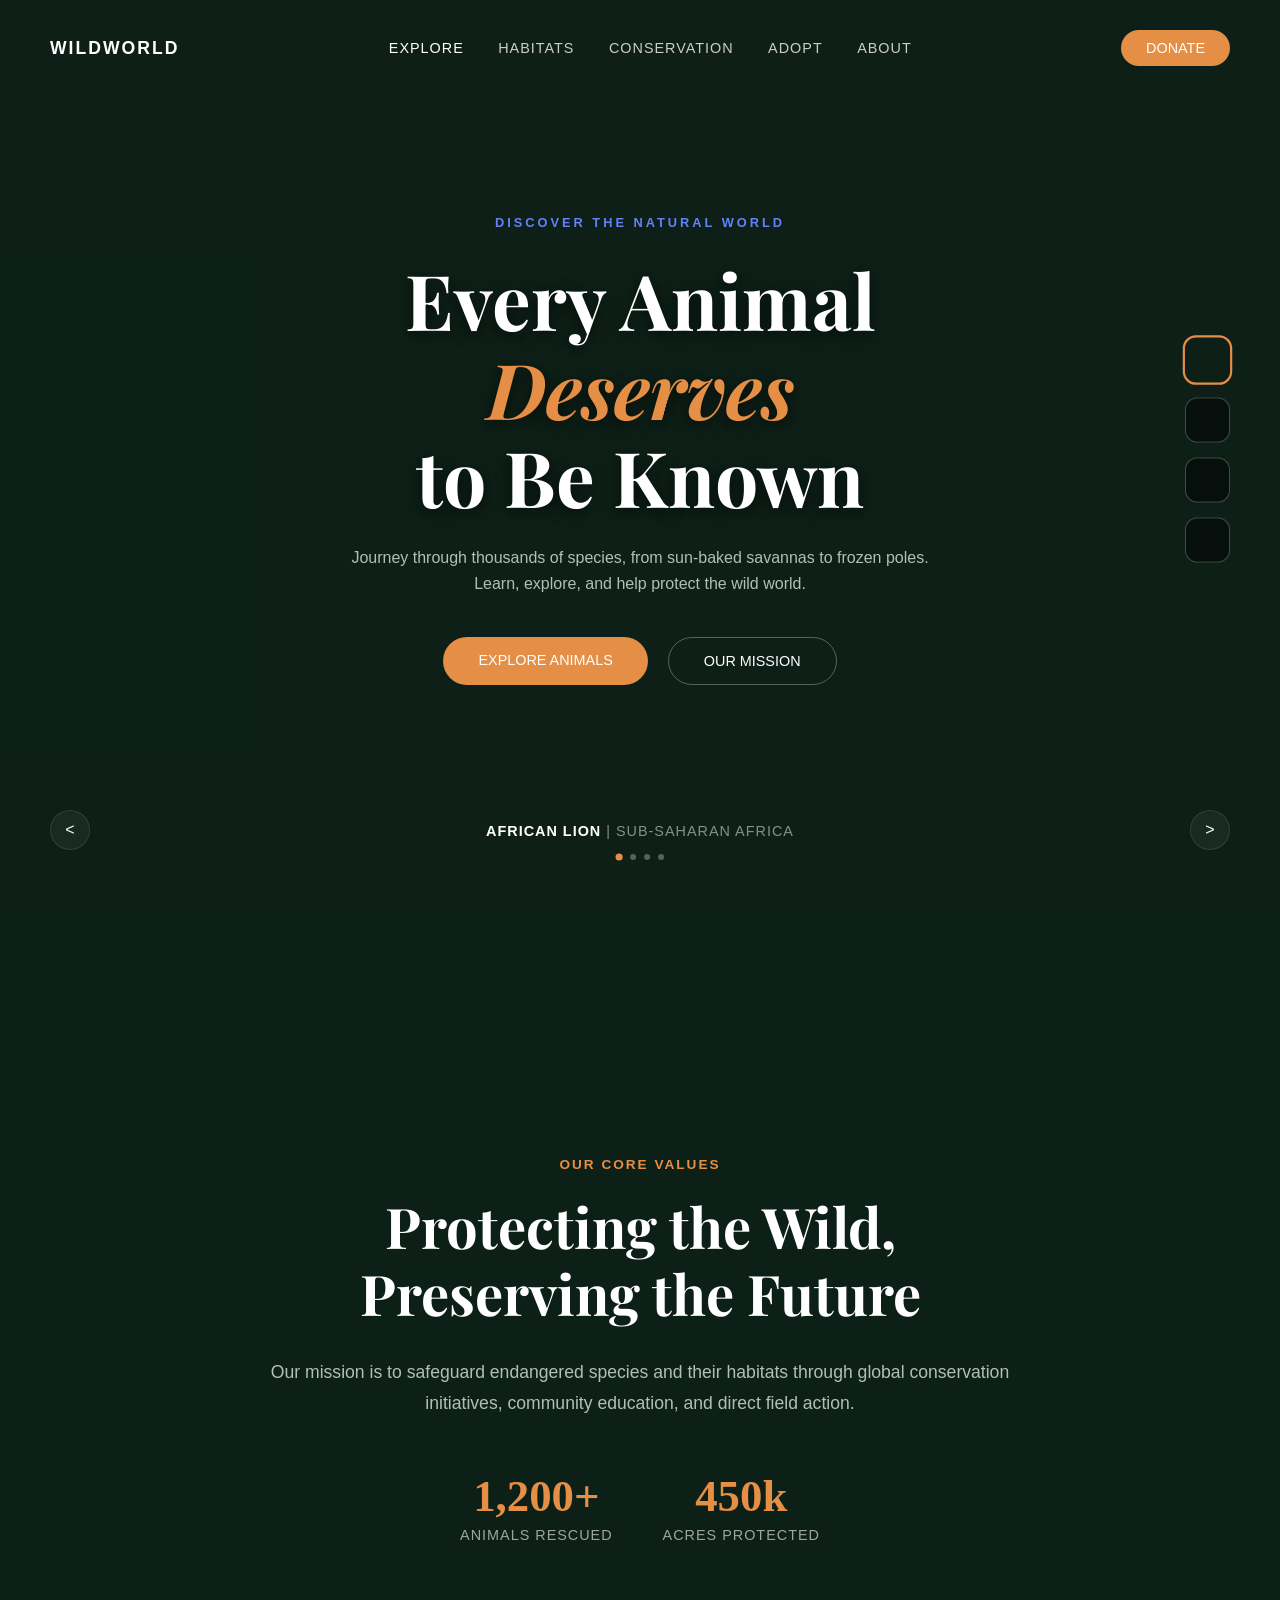
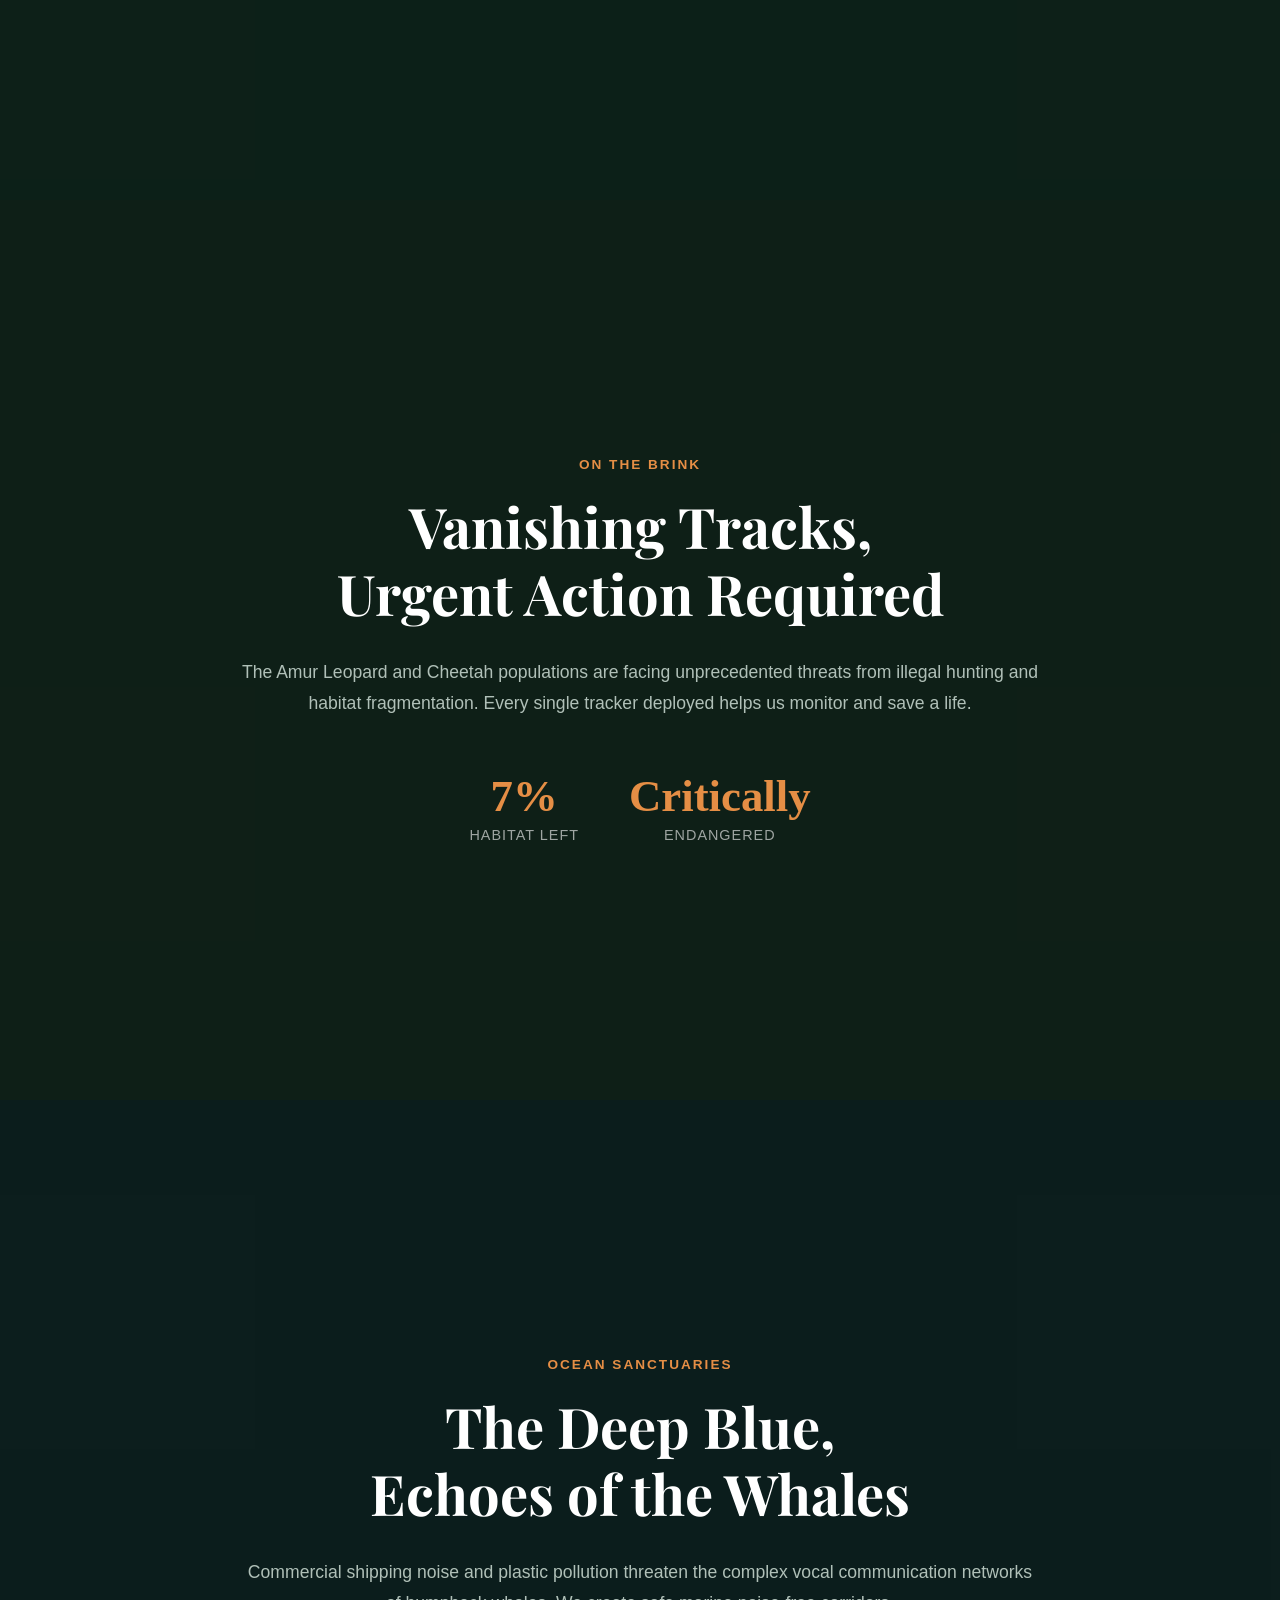
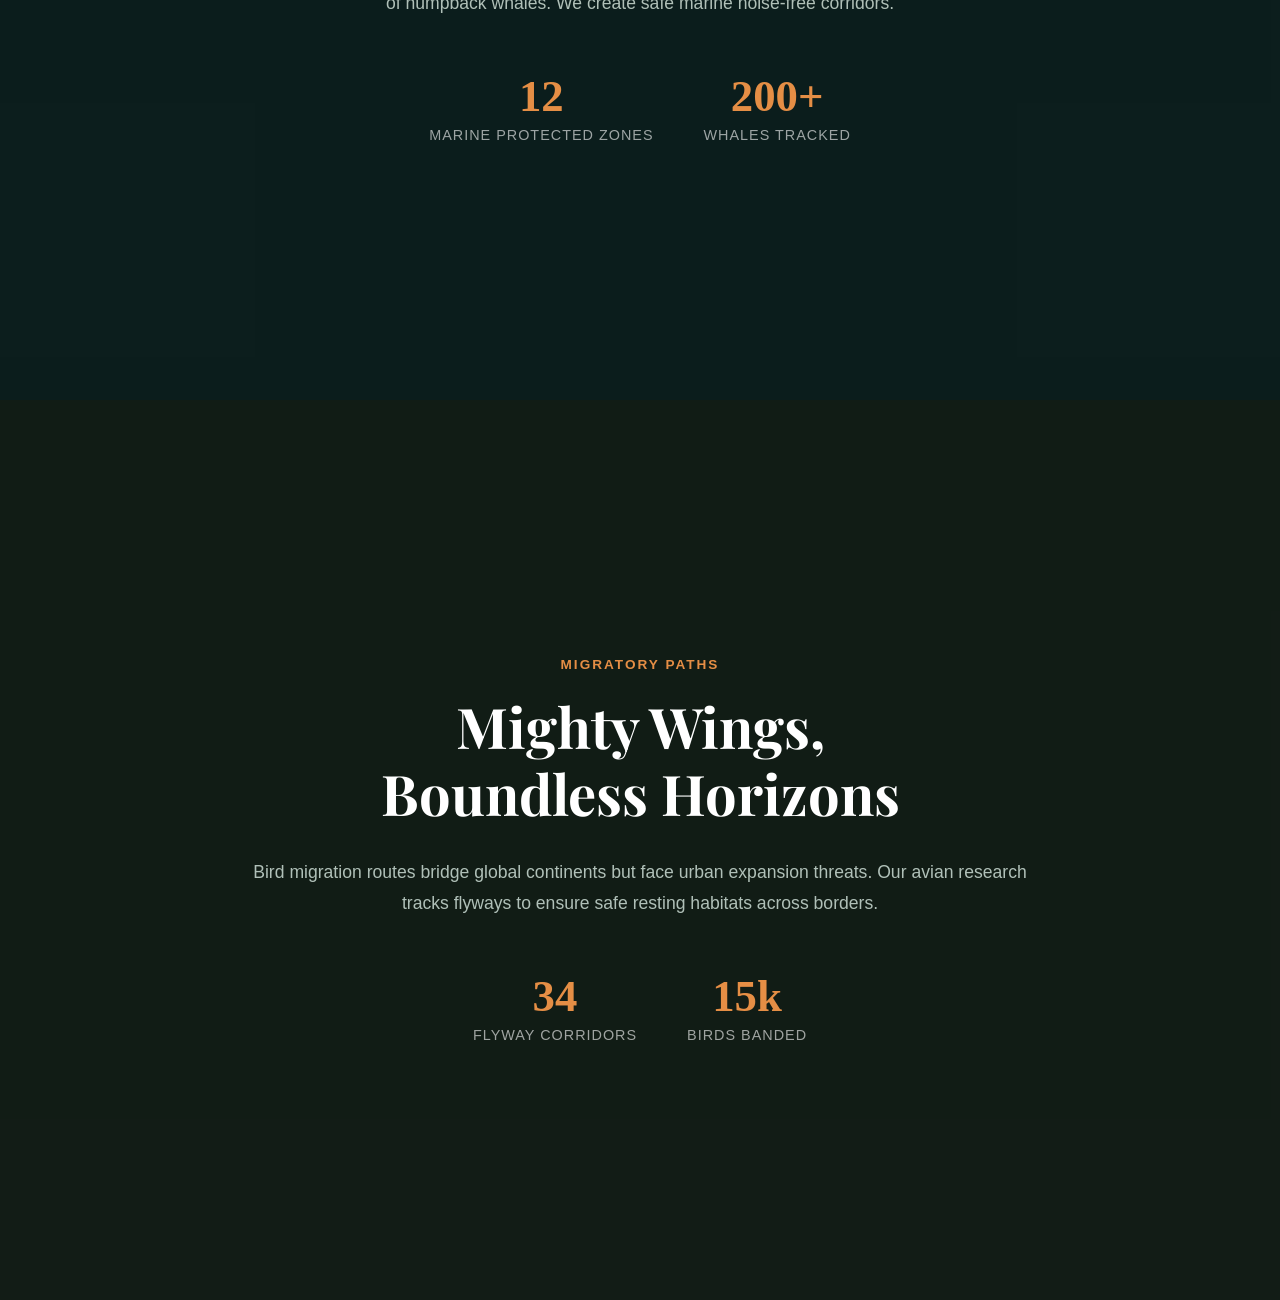
<file: index.html>
<!DOCTYPE html>
<html lang="zh-HK">
<head>
    <meta charset="UTF-8">
    <meta name="viewport" content="width=device-width, initial-scale=1.0">
    <title>Wildworld - Home</title>
    <!-- 引入高質感襯線字體與內文字體 -->
<link rel="preconnect" href="https://fonts.googleapis.com">
<link rel="preconnect" href="https://fonts.gstatic.com" crossorigin>
<link href="https://fonts.googleapis.com/css2?family=Playfair+Display:ital,wght@0,700;1,700&display=swap" rel="stylesheet">    

    <!-- 這裡將會放入步驟 2 的 CSS 樣式 -->
    <link rel="stylesheet" href="style.css">
</head>
<body id="top">

    <!-- 頂部選單 -->
    <header>
        <div class="logo">WILDWORLD</div>
        <nav>
            <a href="#" class="active">Explore</a>
        <!-- 🛠️ 核心串聯：這裡加上檔名，點擊時才能跳去新網頁 -->
        <a href="habitats.html">Habitats</a>
        <a href="conservation.html">Conservation</a>
        <a href="adopt.html">Adopt</a>
        <a href="about.html">About</a>
        </nav>
        <a href="#" class="btn-donate">DONATE</a>
    </header>

    <div class="hero">
        <!-- 第 1 張：獅子 -->
        <div class="slide active">
            <div class="slide-bg" style="background-image: url('https://wallpapers.com/images/featured/lion-hrje02z5tlevvwvb.jpg')"></div>
            <div class="slide-content">
                <p class="tagline">Discover the natural world</p>
                <h1 class="title">Every Animal<br><em>Deserves</em><br>to Be Known</h1>
                <p class="description">Journey through thousands of species, from sun-baked savannas to frozen poles. Learn, explore, and help protect the wild world.</p>
                <div class="cta-group">
                    <a href="https://wikipedia.org" class="btn-primary explore-link" target="_blank">EXPLORE ANIMALS</a>
                    <a href="#mission-section" class="btn-secondary">OUR MISSION</a>
                </div>
            </div>
        </div>

        <!-- 第 2 張：獵豹 -->
        <div class="slide">
            <div class="slide-bg" style="background-image: url('https://www.10wallpaper.com/wallpaper/1366x768/1310/Cheetah_on_the_prairie-Animal_World_Wallpaper_1366x768.jpg')"></div>
            <div class="slide-content">
                <p class="tagline">Protect the vanishing</p>
                <h1 class="title">Wild Beauty<br><em>Vanishing</em><br>Before Our Eyes</h1>
                <p class="description">Act now before their tracks vanish from the earth forever. Every second counts in our race against extinction.</p>
                <div class="cta-group">
                    <a href="https://en.wikipedia.org/wiki/Amur_leopard" class="btn-primary explore-link" class="btn-primary explore-link" target="_blank">EXPLORE ANIMALS</a>
                    <!-- 【已修正】：這裡精準連向 #species-section -->
                    <a href="#species-section" class="btn-secondary">SPECIES AT RISK</a>
                </div>
            </div>
        </div>

        <!-- 第 3 張：海洋 -->
        <div class="slide">
            <div class="slide-bg" style="background-image: url('https://www.popsci.com/wp-content/uploads/2025/05/humpback-whale-calf.png?quality=85&w=2000')"></div>
            <div class="slide-content">
                <p class="tagline">Dive into the deep blue</p>
                <h1 class="title">The Ocean<br><em>Sings</em><br>with Their Voice</h1>
                <p class="description">From the smallest coral to the great blue whale, discover the melodies of our oceans and protect marine sanctuaries.</p>
                <div class="cta-group">
                    <a href="https://en.wikipedia.org/wiki/Humpback_whale" class="btn-primary explore-link" target="_blank">EXPLORE OCEANS</a>
                    <!-- 【已修正】：這裡精準連向 #marine-section -->
                    <a href="#marine-section" class="btn-secondary">MARINE LIFE</a>
                </div>
            </div>
        </div>

        <!-- 第 4 張：飛鳥 -->
        <div class="slide">
            <div class="slide-bg" style="background-image: url('https://images.pexels.com/photos/31487797/pexels-photo-31487797/free-photo-of-close-up-of-a-zebra-finch-on-a-branch.jpeg')"></div>
            <div class="slide-content">
                <p class="tagline">Soar into the skies</p>
                <h1 class="title">Freedom<br><em>Takes Flight</em><br>on Mighty Wings</h1>
                <p class="description">Witness the awe-inspiring migratory journeys across continents. Protect global flyways and avian habitats.</p>
                <div class="cta-group">
                    <a href="https://en.wikipedia.org/wiki/Zebra_finch" class="btn-primary explore-link" target="_blank">VIEW FLYWAYS</a>
                    <!-- 【已修正】：這裡精準連向 #avian-section -->
                    <a href="#avian-section" class="btn-secondary">AVIAN RESEARCH</a>
                </div>
            </div>
        </div>

        <!-- 右側小圖案導覽列 -->
        <div class="side-nav">
            <div class="indicator active" onclick="goToSlide(0)" style="background-image: url('https://wallpapers.com/images/featured/lion-hrje02z5tlevvwvb.jpg')"></div>
            <div class="indicator" onclick="goToSlide(1)" style="background-image: url('https://www.10wallpaper.com/wallpaper/1366x768/1310/Cheetah_on_the_prairie-Animal_World_Wallpaper_1366x768.jpg')"></div>
            <div class="indicator" onclick="goToSlide(2)" style="background-image: url('https://baleinesendirect.org/wp-content/uploads/2023/10/379661480_10162960909058957_1180840533304627900_n.jpeg')"></div>
            <div class="indicator" onclick="goToSlide(3)" style="background-image: url('https://images.pexels.com/photos/31487797/pexels-photo-31487797/free-photo-of-close-up-of-a-zebra-finch-on-a-branch.jpeg')"></div>
        </div>

        <!-- 【已幫你加入】底部動物名稱與地區標籤 -->
        <div class="bottom-info">
            <div class="animal-tag active">African Lion <span>| Sub-Saharan Africa</span></div>
            <div class="animal-tag">Amur Leopard <span>| Eastern Russia</span></div>
            <div class="animal-tag">Humpback Whale <span>| Pacific Ocean</span></div>
            <div class="animal-tag">Zebra Finch <span>| Australia</span></div>
            
            <!-- 已修正：4 個完全對齊的正確小圓點 -->
            <div class="bottom-dots">
                <span class="dot active" onclick="goToSlide(0)"></span>
                <span class="dot" onclick="goToSlide(1)"></span>
                <span class="dot" onclick="goToSlide(2)"></span>
                <span class="dot" onclick="goToSlide(3)"></span>
            </div>
        </div>

        <!-- 左右箭頭按鈕 -->
        <div class="nav-arrow arrow-left" onclick="prevSlide()">&lt;</div>
        <div class="nav-arrow arrow-right" onclick="nextSlide()">&gt;</div>
    </div>

    <!-- 這裡放入步驟 3 的 JavaScript 控制切換 -->
    <script src="script.js"></script>

    <!-- 【核心修正】：重新補回包裹住 modal-box 的外部大遮罩 modal-overlay -->
    <div class="modal-overlay" id="donateModal">
        <div class="modal-box">
            <!-- 右上角關閉按鈕 -->
            <button class="modal-close" id="closeBtn">&times;</button>
            
            <form id="modalForm">
                <h2>Support Wildlife Conservation</h2>
                <p>Every contribution goes directly toward rescuing injured animals and restoring their natural habitats.</p>

                <div class="form-group">
                    <label>Full Name</label>
                    <input type="text" placeholder="e.g., John Doe" required>
                </div>
                
                <div class="form-group">
                    <label>Email Address</label>
                    <input type="email" placeholder="example@email.com" required>
                </div>
                
                <div class="form-group">
                    <label>Support Option</label>
                    <select>
                        <option>Monthly Adoption ($15/month)</option>
                        <option>One-time Donation</option>
                        <option>Become a Sanctuary Volunteer</option>
                    </select>
                </div>
                
                <button type="submit" class="btn-submit">Support Now</button>
            </form>

            <!-- 成功感謝畫面 -->
            <div id="thankYouState" style="display: none; text-align: center; padding: 20px 0;">
                <div style="font-size: 4rem; color: #123026; margin-bottom: 15px;">✓</div>
                <h2 style="color: #123026; margin-bottom: 10px;">Thank You!</h2>
                <p style="color: #666; font-size: 0.95rem; line-height: 1.6; margin-bottom: 0;">
                    Your incredible support has been received.<br>
                    Together, we are making a wild difference.
                </p>
            </div>
        </div>
    </div>

    <!-- 新增：網頁下方的介紹區域 -->
    <!-- 區塊 1：獅子的 OUR MISSION -->
    <section class="mission-container" id="mission-section">
        <div class="mission-content">
            <p class="mission-tag">Our Core Values</p>
            <h2>Protecting the Wild, <br>Preserving the Future</h2>
            <p class="mission-text">Our mission is to safeguard endangered species and their habitats through global conservation initiatives, community education, and direct field action.</p>
            <div class="stats-grid">
                <div class="stat-card"><h3>1,200+</h3><p>Animals Rescued</p></div>
                <div class="stat-card"><h3>450k</h3><p>Acres Protected</p></div>
            </div>
        </div>
    </section>

    <!-- 區塊 2：獵豹的 SPECIES AT RISK -->
    <section class="mission-container" id="species-section" style="background-color: #121e16;">
        <div class="mission-content">
            <p class="mission-tag">On The Brink</p>
            <h2>Vanishing Tracks, <br>Urgent Action Required</h2>
            <p class="mission-text">The Amur Leopard and Cheetah populations are facing unprecedented threats from illegal hunting and habitat fragmentation. Every single tracker deployed helps us monitor and save a life.</p>
            <div class="stats-grid">
                <div class="stat-card"><h3>7%</h3><p>Habitat Left</p></div>
                <div class="stat-card"><h3>Critically</h3><p>Endangered</p></div>
            </div>
        </div>
    </section>

    <!-- 區塊 3：鯨魚的 MARINE LIFE -->
    <section class="mission-container" id="marine-section" style="background-color: #0b1a24;">
        <div class="mission-content">
            <p class="mission-tag">Ocean Sanctuaries</p>
            <h2>The Deep Blue, <br>Echoes of the Whales</h2>
            <p class="mission-text">Commercial shipping noise and plastic pollution threaten the complex vocal communication networks of humpback whales. We create safe marine noise-free corridors.</p>
            <div class="stats-grid">
                <div class="stat-card"><h3>12</h3><p>Marine Protected Zones</p></div>
                <div class="stat-card"><h3>200+</h3><p>Whales Tracked</p></div>
            </div>
        </div>
    </section>

    <!-- 區塊 4：小鳥的 AVIAN RESEARCH -->
    <section class="mission-container" id="avian-section" style="background-color: #1a1612;">
        <div class="mission-content">
            <p class="mission-tag">Migratory Paths</p>
            <h2>Mighty Wings, <br>Boundless Horizons</h2>
            <p class="mission-text">Bird migration routes bridge global continents but face urban expansion threats. Our avian research tracks flyways to ensure safe resting habitats across borders.</p>
            <div class="stats-grid">
                <div class="stat-card"><h3>34</h3><p>Flyway Corridors</p></div>
                <div class="stat-card"><h3>15k</h3><p>Birds Banded</p></div>
            </div>
        </div>
    </section>


    <!-- 引入外部 JavaScript -->
    <script src="script.js"></script>

    <!-- 【新加入】：右下角固定浮動的回到頂部按鈕 -->
    <a href="#top" class="back-to-top" title="Back to Top">↑</a>
</body>


</body>
</html>
</file>
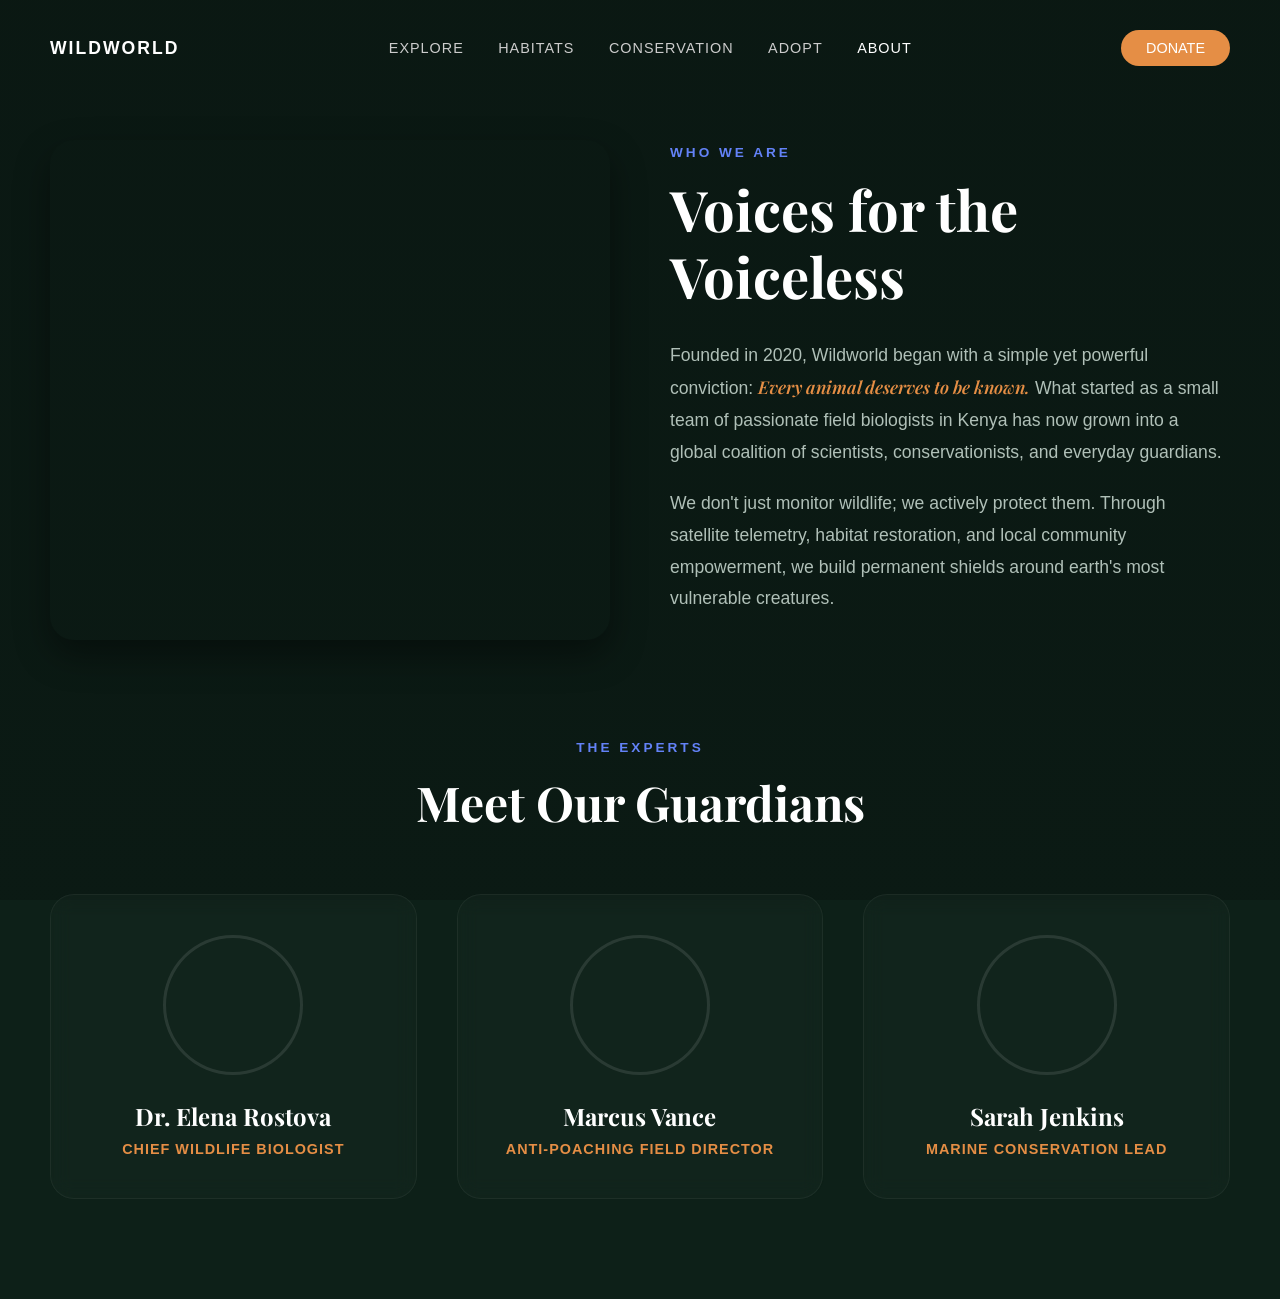
<file: about.html>
<!DOCTYPE html>
<html lang="zh-HK">
<head>
    <meta charset="UTF-8">
    <meta name="viewport" content="width=device-width, initial-scale=1.0">
    <title>Wildworld - About Our Mission</title>
    <!-- 共用原本的 style.css，並加入此頁專屬的 about.css -->
    <link rel="stylesheet" href="style.css">
    <link rel="stylesheet" href="about.css">
<link rel="preconnect" href="https://fonts.googleapis.com">
<link rel="preconnect" href="https://fonts.gstatic.com" crossorigin>
<link href="https://fonts.googleapis.com/css2?family=Playfair+Display:ital,wght@0,700;1,700&display=swap" rel="stylesheet">

</head>
<body id="about-page">

    <!-- 頂部選單（五頁完全無縫切換） -->
    <header>
        <div class="logo">WILDWORLD</div>
        <nav>
            <a href="index.html">Explore</a>
            <a href="habitats.html">Habitats</a>
            <a href="conservation.html">Conservation</a>
            <a href="adopt.html">Adopt</a>
            <!-- 目前身處 About 頁面，所以把 active 貼在牠身上 -->
            <a href="about.html" class="active">About</a>
        </nav>
        <a href="#" class="btn-donate">DONATE</a>
    </header>

    <!-- 關於我們主內容區域 -->
    <main class="about-main">
        
        <!-- 🛠️ 區塊 1：雙欄雜誌風故事牆 (Story Section) -->
        <section class="about-story-section">
            <div class="story-image" style="background-image: url('https://www.nature.org/content/dam/tnc/nature/en/photos/g/i/giraffe-top-10.jpg');">
                <!-- 團隊在森林/野外工作的高清圖 -->
            </div>
            <div class="story-text-box">
                <p class="about-sub">Who We Are</p>
                <h2>Voices for the Voiceless</h2>
                <p class="story-p">
                    Founded in 2020, Wildworld began with a simple yet powerful conviction: <em>Every animal deserves to be known.</em> What started as a small team of passionate field biologists in Kenya has now grown into a global coalition of scientists, conservationists, and everyday guardians.
                </p>
                <p class="story-p">
                    We don't just monitor wildlife; we actively protect them. Through satellite telemetry, habitat restoration, and local community empowerment, we build permanent shields around earth's most vulnerable creatures.
                </p>
            </div>
        </section>

        <!-- 🛠️ 區塊 2：核心團隊網格 (Our Team) -->
        <section class="team-section">
            <div class="team-header">
                <p class="about-sub">The Experts</p>
                <h2>Meet Our Guardians</h2>
            </div>
            <div class="team-grid">
                <!-- 團隊成員 1 -->
                <div class="team-card">
                    <div class="member-img" style="background-image: url('https://unsplash.com');"></div>
                    <div class="member-info">
                        <h3>Dr. Elena Rostova</h3>
                        <span>Chief Wildlife Biologist</span>
                    </div>
                </div>
                <!-- 團隊成員 2 -->
                <div class="team-card">
                    <div class="member-img" style="background-image: url('https://unsplash.com');"></div>
                    <div class="member-info">
                        <h3>Marcus Vance</h3>
                        <span>Anti-Poaching Field Director</span>
                    </div>
                </div>
                <!-- 團隊成員 3 -->
                <div class="team-card">
                    <div class="member-img" style="background-image: url('https://unsplash.com');"></div>
                    <div class="member-info">
                        <h3>Sarah Jenkins</h3>
                        <span>Marine Conservation Lead</span>
                    </div>
                </div>
            </div>
        </section>

    </main>

    <!-- 彈出式認養/捐款表格容器（共用骨架） -->
    <div class="modal-overlay" id="donateModal">
        <div class="modal-box">
            <button class="modal-close" id="closeBtn">&times;</button>
            <form id="modalForm">
                <h2>Support Wildlife Conservation</h2>
                <p>Every contribution goes directly toward rescuing injured animals and restoring their natural habitats.</p>
                <div class="form-group">
                    <label>Full Name</label>
                    <input type="text" placeholder="e.g., John Doe" required>
                </div>
                <div class="form-group">
                    <label>Email Address</label>
                    <input type="email" placeholder="example@email.com" required>
                </div>
                <div class="form-group">
                    <label>Support Option</label>
                    <select>
                        <option>Monthly Adoption ($15/month)</option>
                        <option>One-time Donation</option>
                        <option>Become a Sanctuary Volunteer</option>
                    </select>
                </div>
                <button type="submit" class="btn-submit">Support Now</button>
            </form>
            <div id="thankYouState" style="display: none; text-align: center; padding: 20px 0;">
                <div style="font-size: 4rem; color: #123026; margin-bottom: 15px;">✓</div>
                <h2 style="color: #123026; margin-bottom: 10px;">Thank You!</h2>
                <p style="color: #666; font-size: 0.95rem; line-height: 1.6; margin-bottom: 0;">
                    Your incredible support has been received.<br>
                    Together, we are making a wild difference.
                </p>
            </div>
        </div>
    </div>

    <!-- 引入外部 JavaScript -->
    <script src="script.js"></script>
</body>
</html>
</file>
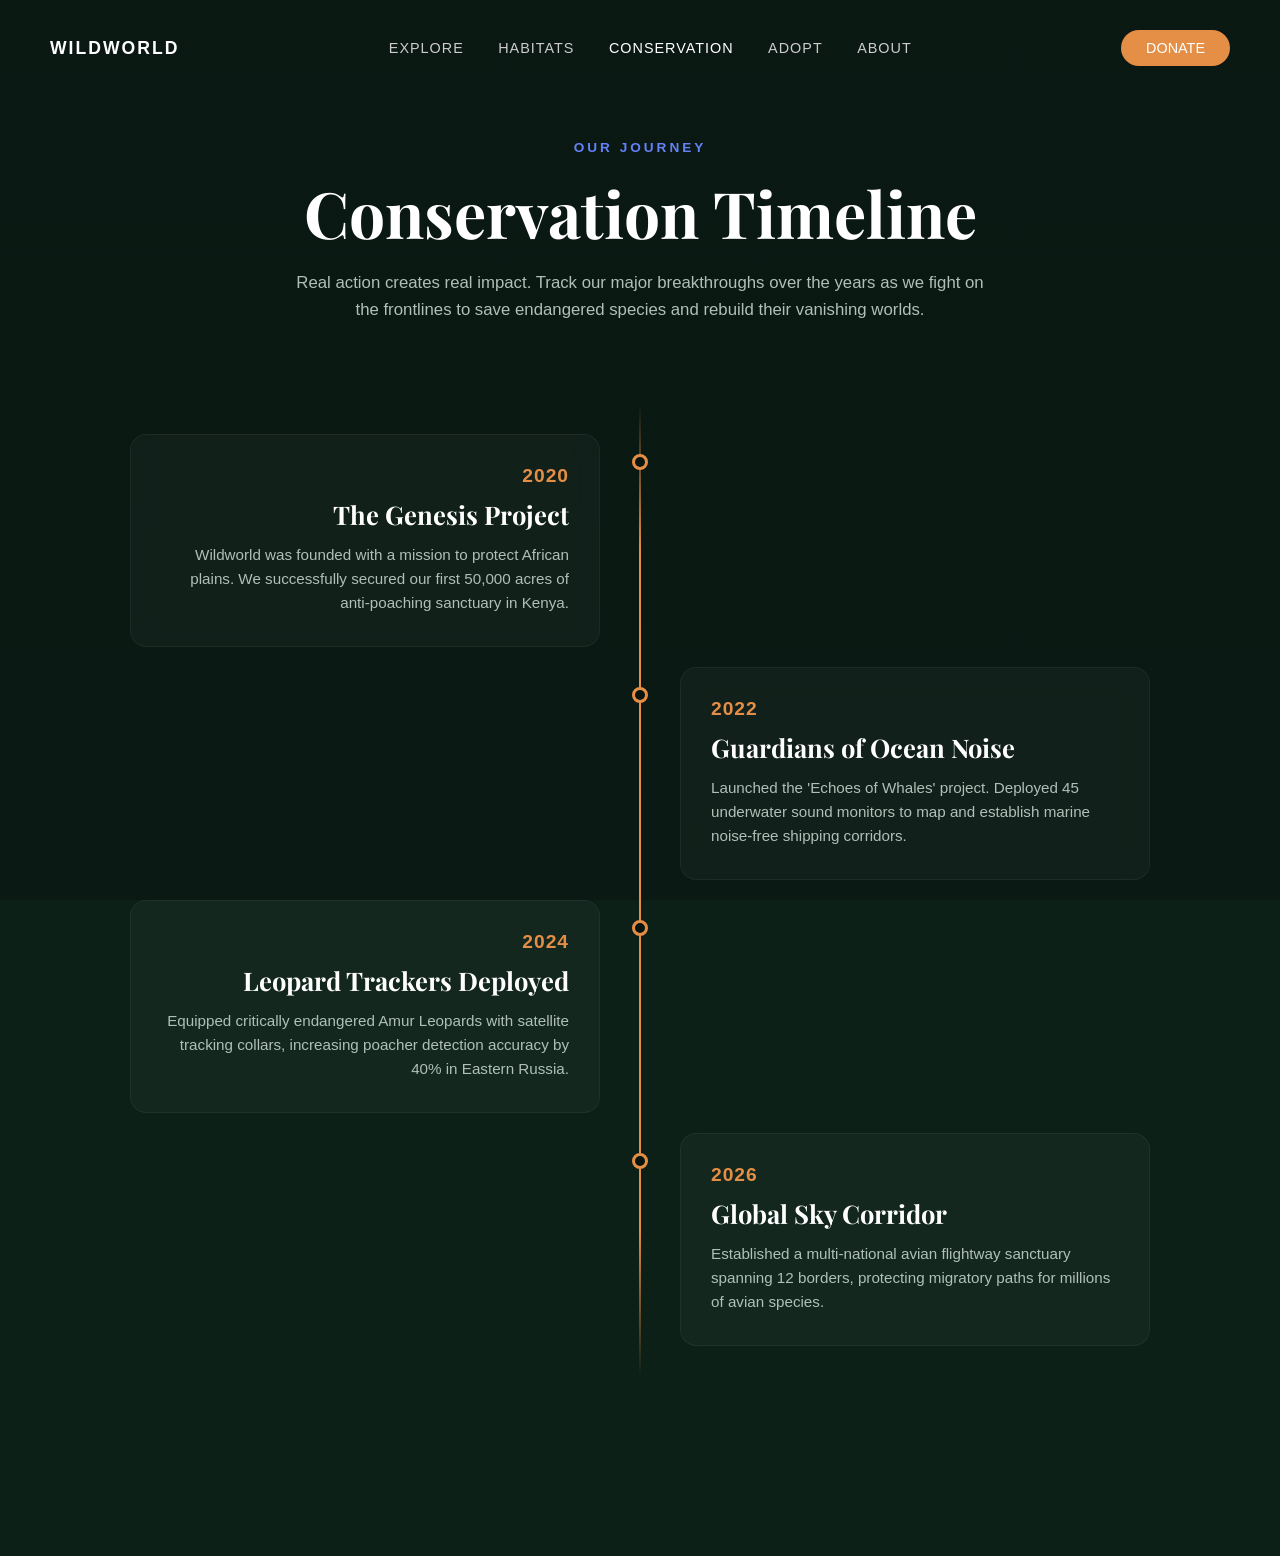
<file: conservation.html>
<!DOCTYPE html>
<html lang="zh-HK">
<head>
    <meta charset="UTF-8">
    <meta name="viewport" content="width=device-width, initial-scale=1.0">
    <title>Wildworld - Conservation</title>
    <!-- 共用原本的 style.css，並加入此頁專屬的 conservation.css -->
    <link rel="stylesheet" href="style.css">
    <link rel="stylesheet" href="conservation.css">
<link rel="preconnect" href="https://fonts.googleapis.com">
<link rel="preconnect" href="https://fonts.gstatic.com" crossorigin>
<link href="https://fonts.googleapis.com/css2?family=Playfair+Display:ital,wght@0,600;1,600&display=swap" rel="stylesheet">

</head>
<body id="conservation-page"

    <!-- 頂部選單（與前兩頁完美共用樣式） -->
    <header>
        <div class="logo">WILDWORLD</div>
        <nav>
            <a href="index.html">Explore</a>
            <a href="habitats.html">Habitats</a>
            <!-- 目前身處 Conservation 頁面，所以把 active 貼在牠身上 -->
            <a href="conservation.html" class="active">Conservation</a>
            <a href="adopt.html">Adopt</a>
        <a href="about.html">About</a>
        </nav>
        <a href="#" class="btn-donate">DONATE</a>
    </header>

    <!-- 保育計畫主內容區域 -->
    <main class="conservation-main">
        <div class="conservation-header">
            <p class="sub-title">Our Journey</p>
            <h1>Conservation Timeline</h1>
            <p class="intro-text">Real action creates real impact. Track our major breakthroughs over the years as we fight on the frontlines to save endangered species and rebuild their vanishing worlds.</p>
        </div>

        <!-- 🛠️ 核心：垂直時光軸容器 -->
        <div class="timeline-container">
            
            <!-- 里程碑 1 (左邊) -->
            <div class="timeline-item left">
                <div class="timeline-dot"></div>
                <div class="timeline-content">
                    <span class="year-tag">2020</span>
                    <h3>The Genesis Project</h3>
                    <p>Wildworld was founded with a mission to protect African plains. We successfully secured our first 50,000 acres of anti-poaching sanctuary in Kenya.</p>
                </div>
            </div>

            <!-- 里程碑 2 (右邊) -->
            <div class="timeline-item right">
                <div class="timeline-dot"></div>
                <div class="timeline-content">
                    <span class="year-tag">2022</span>
                    <h3>Guardians of Ocean Noise</h3>
                    <p>Launched the 'Echoes of Whales' project. Deployed 45 underwater sound monitors to map and establish marine noise-free shipping corridors.</p>
                </div>
            </div>

            <!-- 里程碑 3 (左邊) -->
            <div class="timeline-item left">
                <div class="timeline-dot"></div>
                <div class="timeline-content">
                    <span class="year-tag">2024</span>
                    <h3>Leopard Trackers Deployed</h3>
                    <p>Equipped critically endangered Amur Leopards with satellite tracking collars, increasing poacher detection accuracy by 40% in Eastern Russia.</p>
                </div>
            </div>

            <!-- 里程碑 4 (右邊) -->
            <div class="timeline-item right">
                <div class="timeline-dot"></div>
                <div class="timeline-content">
                    <span class="year-tag">2026</span>
                    <h3>Global Sky Corridor</h3>
                    <p>Established a multi-national avian flightway sanctuary spanning 12 borders, protecting migratory paths for millions of avian species.</p>
                </div>
            </div>

        </div>
    </main>

    <!-- 這裡放入步驟 3 的 JavaScript 控制切換 -->
    <script src="script.js"></script>

    <!-- 【核心修正】：重新補回包裹住 modal-box 的外部大遮罩 modal-overlay -->
    <div class="modal-overlay" id="donateModal">
        <div class="modal-box">
            <!-- 右上角關閉按鈕 -->
            <button class="modal-close" id="closeBtn">&times;</button>
            
            <form id="modalForm">
                <h2>Support Wildlife Conservation</h2>
                <p>Every contribution goes directly toward rescuing injured animals and restoring their natural habitats.</p>

                <div class="form-group">
                    <label>Full Name</label>
                    <input type="text" placeholder="e.g., John Doe" required>
                </div>
                
                <div class="form-group">
                    <label>Email Address</label>
                    <input type="email" placeholder="example@email.com" required>
                </div>
                
                <div class="form-group">
                    <label>Support Option</label>
                    <select>
                        <option>Monthly Adoption ($15/month)</option>
                        <option>One-time Donation</option>
                        <option>Become a Sanctuary Volunteer</option>
                    </select>
                </div>
                
                <button type="submit" class="btn-submit">Support Now</button>
            </form>

            <!-- 成功感謝畫面 -->
            <div id="thankYouState" style="display: none; text-align: center; padding: 20px 0;">
                <div style="font-size: 4rem; color: #123026; margin-bottom: 15px;">✓</div>
                <h2 style="color: #123026; margin-bottom: 10px;">Thank You!</h2>
                <p style="color: #666; font-size: 0.95rem; line-height: 1.6; margin-bottom: 0;">
                    Your incredible support has been received.<br>
                    Together, we are making a wild difference.
                </p>
            </div>
        </div>
    </div>


</body>
</html>
</file>
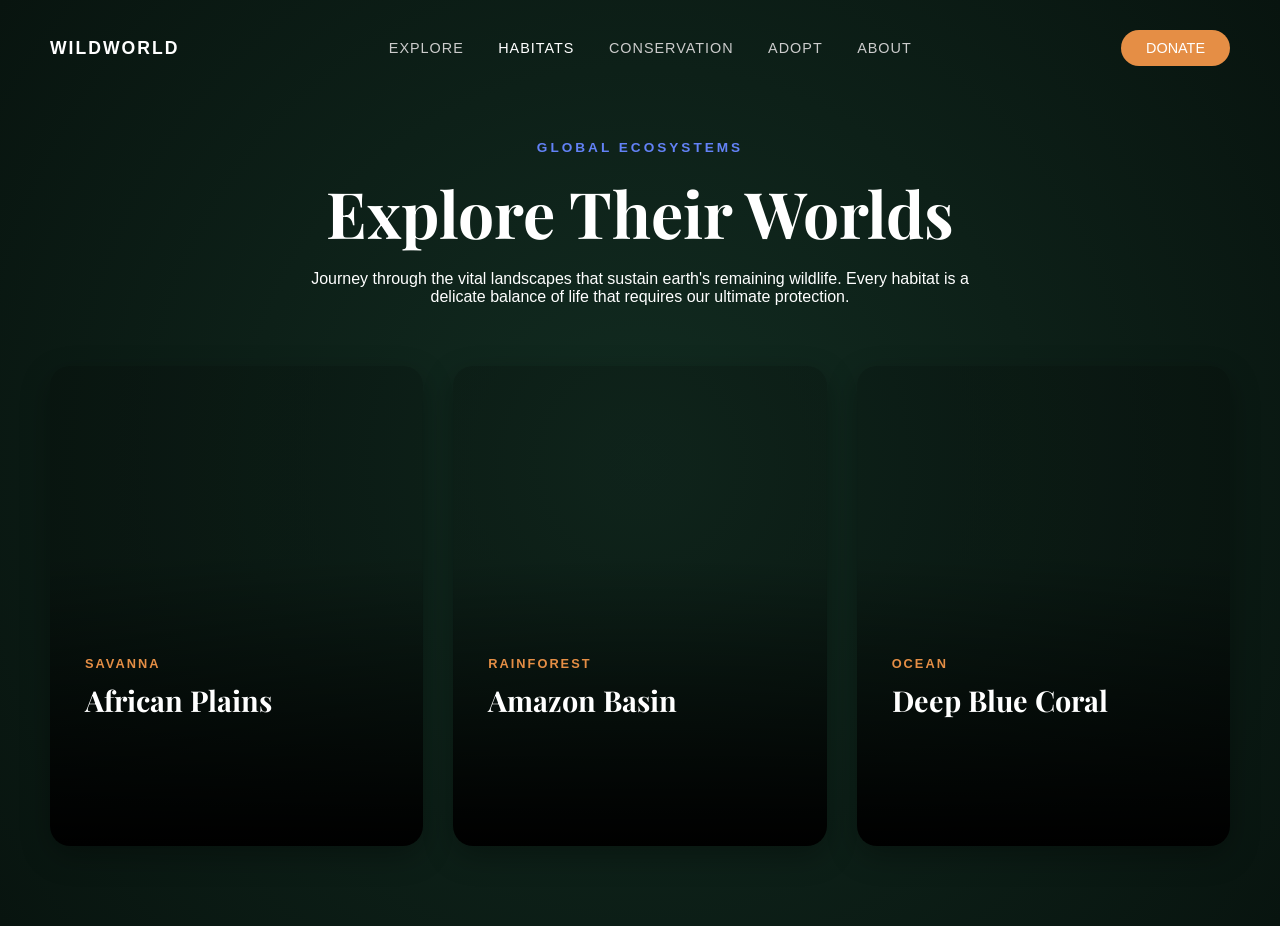
<file: habitats.html>
<!DOCTYPE html>
<html lang="zh-HK">
<head>
    <meta charset="UTF-8">
    <meta name="viewport" content="width=device-width, initial-scale=1.0">
    <title>Wildworld - Habitats</title>
    <!-- 共用原本的 style.css，並加入新頁面專屬的 habitats.css -->
    <link rel="stylesheet" href="style.css">
    <link rel="stylesheet" href="habitats.css">
<link rel="preconnect" href="https://fonts.googleapis.com">
<link rel="preconnect" href="https://fonts.gstatic.com" crossorigin>
<link href="https://fonts.googleapis.com/css2?family=Playfair+Display:ital,wght@0,700;1,700&display=swap" rel="stylesheet">

</head>
<body>

    <!-- 頂部選單（與首頁完全共用樣式） -->
    <header>
        <div class="logo">WILDWORLD</div>
        <nav>
            <!-- 🛠️ 核心串聯：點擊 Explore 會跳回首頁 index.html -->
            <a href="index.html">Explore</a>
            <!-- 目前身處 Habitats 頁面，所以把 active 貼在牠身上 -->
            <a href="habitats.html" class="active">Habitats</a>
            <a href="conservation.html">Conservation</a>
            <a href="adopt.html">Adopt</a>
        <a href="about.html">About</a>
        </nav>
        <a href="#" class="btn-donate">DONATE</a>
    </header>

    <!-- 棲息地主內文區域 -->
    <main class="habitats-main">
        <div class="habitats-header">
            <p class="sub-title">Global Ecosystems</p>
            <h1>Explore Their Worlds</h1>
            <p class="intro-text">Journey through the vital landscapes that sustain earth's remaining wildlife. Every habitat is a delicate balance of life that requires our ultimate protection.</p>
        </div>

        <!-- 🛠️ CSS Grid 網格卡片區域 -->
        <div class="habitats-grid">
            
            <!-- 卡片 1：薩瓦納大草原 -->
            <div class="habitat-card" style="background-image: url('https://shared.fastly.steamstatic.com/store_item_assets/steam/apps/894600/ss_01be5f99d9385d5d9320c81e71c7c5b8b66a1956.1920x1080.jpg?t=1732104905');">
                <div class="card-overlay"></div>
                <div class="card-content">
                    <span class="card-tag">Savanna</span>
                    <h3>African Plains</h3>
                    <p>Home to the world's most iconic predators and massive migrations, facing severe threats from intensifying droughts.</p>
                    <a href="#" class="btn-card">Learn More</a>
                </div>
            </div>

            <!-- 卡片 2：熱帶雨林 -->
            <div class="habitat-card" style="background-image: url('https://images.squarespace-cdn.com/content/v1/5cf3b06ac7ccc400015fa1ae/1561836643962-ZP05AP2LO98NMML667JG/aira+force+falls_1.jpg');">
                <div class="card-overlay"></div>
                <div class="card-content">
                    <span class="card-tag">Rainforest</span>
                    <h3>Amazon Basin</h3>
                    <p>The lungs of our planet, sheltering over 10% of global biodiversity, fighting against rapid deforestation.</p>
                    <a href="#" class="btn-card">Learn More</a>
                </div>
            </div>

            <!-- 卡片 3：深海海洋 -->
            <div class="habitat-card" style="background-image: url('https://wwfint.awsassets.panda.org/img/original_ww1287622_793801.webp');">
                <div class="card-overlay"></div>
                <div class="card-content">
                    <span class="card-tag">Ocean</span>
                    <h3>Deep Blue Coral</h3>
                    <p>Vast underwater sanctuaries protecting marine lifelines, heavily impacted by rising temperature anomalies.</p>
                    <a href="#" class="btn-card">Learn More</a>
                </div>
            </div>

        </div>
    </main>

    <!-- 這裡放入步驟 3 的 JavaScript 控制切換 -->
    <script src="script.js"></script>

    <!-- 【核心修正】：重新補回包裹住 modal-box 的外部大遮罩 modal-overlay -->
    <div class="modal-overlay" id="donateModal">
        <div class="modal-box">
            <!-- 右上角關閉按鈕 -->
            <button class="modal-close" id="closeBtn">&times;</button>
            
            <form id="modalForm">
                <h2>Support Wildlife Conservation</h2>
                <p>Every contribution goes directly toward rescuing injured animals and restoring their natural habitats.</p>

                <div class="form-group">
                    <label>Full Name</label>
                    <input type="text" placeholder="e.g., John Doe" required>
                </div>
                
                <div class="form-group">
                    <label>Email Address</label>
                    <input type="email" placeholder="example@email.com" required>
                </div>
                
                <div class="form-group">
                    <label>Support Option</label>
                    <select>
                        <option>Monthly Adoption ($15/month)</option>
                        <option>One-time Donation</option>
                        <option>Become a Sanctuary Volunteer</option>
                    </select>
                </div>
                
                <button type="submit" class="btn-submit">Support Now</button>
            </form>

            <!-- 成功感謝畫面 -->
            <div id="thankYouState" style="display: none; text-align: center; padding: 20px 0;">
                <div style="font-size: 4rem; color: #123026; margin-bottom: 15px;">✓</div>
                <h2 style="color: #123026; margin-bottom: 10px;">Thank You!</h2>
                <p style="color: #666; font-size: 0.95rem; line-height: 1.6; margin-bottom: 0;">
                    Your incredible support has been received.<br>
                    Together, we are making a wild difference.
                </p>
            </div>
        </div>
    </div>

</body>
</html>
</file>
<file: style.css>
/* 全網頁解鎖：所有內嵌錨點跳轉一律變成平滑滾動 */
html {
    scroll-behavior: smooth;
    -ms-overflow-style: none;  /* 🛠️ 新增：針對舊版 IE/Edge 隱藏滾動條 */
    scrollbar-width: none;     /* 🛠️ 新增：針對 Firefox 隱藏滾動條 */
}

:root {
    --primary-orange: #e58e45;
    --bg-overlay: rgba(13, 32, 24, 0.4); /* 深綠色偏暗色調遮罩 */
}

* {
    margin: 0;
    padding: 0;
    box-sizing: border-box;
    font-family: 'Plus Jakarta Sans', sans-serif;
}

body {
    background-color: #0d2018;
    color: #fff;
    overflow-x: hidden; /* 🛠️ 恢復這個：只防止左右搖晃跑版，不限制上下長度 */
    -ms-overflow-style: none;  /* 🛠️ 新增：針對舊版 IE/Edge 隱藏滾動條 */
    scrollbar-width: none;     /* 🛠️ 新增：針對 Firefox 隱藏滾動條 */
}


/* ==========================================
   🛠️ 全新單獨補在下方：針對 Chrome 和現代 Edge 徹底蒸發最外層滾動條
   ========================================== */
html::-webkit-scrollbar, 
body::-webkit-scrollbar {
    display: none !important; /* 讓最右邊可以用滑鼠抓、拉動的灰色 Bar 完全隱形消失！ */
}

/* 導航欄 Navigation */
header {
    position: absolute;
    top: 0;
    left: 0;
    width: 100%;
    display: flex;
    justify-content: space-between;
    align-items: center;
    padding: 30px 50px;
    z-index: 10;
}

.logo {
    font-weight: 600;
    letter-spacing: 2px;
    font-size: 1.1rem;
}

nav a {
    color: #ccc;
    text-decoration: none;
    margin: 0 15px;
    font-size: 0.9rem;
    text-transform: uppercase;
    letter-spacing: 1px;
    transition: color 0.3s;
}

/* 當前正在看的選單（Explore）保持純白 */
nav a.active {
    color: #fff;
}

/* 滑鼠移過去的其他選單（如 Habitats, About）會變成亮橘色 */
nav a:hover {
    color: var(--primary-orange);
}

.btn-donate {
    background: var(--primary-orange);
    color: #fff;
    padding: 10px 25px;
    border-radius: 20px;
    text-decoration: none;
    font-size: 0.9rem;
    font-weight: 500;
    /* 專業整理：把過渡效果直接融進同一個區塊的最底部 */
    transition: background 0.3s, transform 0.2s ease-out; /* 新增這行：控制顏色與放大效果的變換速度 */
}

/* Hover 特效保持獨立（因為它是特定狀態才觸發） */
.btn-donate:hover {
    background: #d47d33;          /* 將原本的橘色，稍微加深一點點 */
    transform: scale(1.08);       /* 讓整個按鈕稍微放大 1.08 倍 */
}


/* 輪播主區域 Hero Section */
/* ==========================================
   輪播主區域 Hero Section（已升級：徹底蒸發首頁滾動條，100% 物理防拉）
   ========================================== */
.hero {
    position: relative;
    width: 100%;
    height: 100vh; /* 釘死首頁剛好一個螢幕高 */
    overflow: hidden; /* 掛上首頁大鎖 */

    /* 🛠️ 【全新加入】：這三行是現代網頁強行將首頁右側滾動條「完全蒸發」的終極絕招 */
    -ms-overflow-style: none;  /* 針對舊版 IE 和 Edge 瀏覽器隱藏 */
    scrollbar-width: none;     /* 針對 Firefox 瀏覽器隱藏 */
}

/* 🛠️ 【全新加入】：針對 Chrome, Safari, Opera 和現代 Edge 瀏覽器，強制把首頁的 Scrollbar 變不見 */
.hero::-webkit-scrollbar {
    display: none; /* 讓最右邊那條可以用滑鼠按住、拉動的灰色 Bar 完全隱形消失！ */
}

/* 投影片 Slide */
.slide {
    position: absolute;
    top: 0;
    left: 0;
    width: 100%;
    height: 100%;
    opacity: 0;
    visibility: hidden;
    transition: opacity 1.5s ease-in-out, visibility 1.5s;
    display: flex;
    justify-content: center;
    align-items: center;
    text-align: center;
}

.slide.active {
    opacity: 1;
    visibility: visible;
}

/* 背景圖片與深綠色濾鏡 */
.slide-bg {
    position: absolute;
    top: 0;
    left: 0;
    width: 100%;
    height: 100%;
    background-size: cover;
    background-position: center;
    z-index: 1;
}

.slide-bg::after {
    content: '';
    position: absolute;
    top: 0;
    left: 0;
    width: 100%;
    height: 100%;
    background: var(--bg-overlay);
}

/* 內容文字樣式 */
.slide-content {
    position: relative;
    z-index: 2;
    max-width: 850px;
    padding: 0 20px;
}

.tagline {
    color: #6382f7;
    text-transform: uppercase;
    letter-spacing: 3px;
    font-size: 0.8rem;
    font-weight: 600;
    margin-bottom: 25px;
    opacity: 0; /* 新增這行：動畫開始前先隱藏 */

}

.title {
    font-family: 'Playfair Display', serif;
    font-size: 4.8rem;
    line-height: 1.15;
    margin-bottom: 25px;
    font-weight: 700;
    text-shadow: 0 4px 15px rgba(0, 0, 0, 0.6);
    opacity: 0; /* 新增這行：動畫開始前先隱藏 */

}

.title em {
    font-family: 'Playfair Display', serif;
    font-style: italic;
    color: var(--primary-orange);
    font-weight: 700;
}

.description {
    color: #b0c0b8;
    font-size: 1rem;
    line-height: 1.6;
    margin-bottom: 40px;
    max-width: 600px;
    margin-left: auto;
    margin-right: auto;
    opacity: 0; /* 新增這行：動畫開始前先隱藏 */

}




/* 按鈕樣式 */
.cta-group {
    display: flex;
    justify-content: center;
    gap: 20px;
    opacity: 0; /* 新增這行：動畫開始前先隱藏 */

}

.btn-primary {
    background: var(--primary-orange);
    color: #fff;
    padding: 15px 35px;
    border-radius: 30px;
    text-decoration: none;
    font-weight: 500;
    font-size: 0.9rem;
}

.btn-secondary {
    border: 1px solid rgba(255,255,255,0.3);
    color: #fff;
    padding: 15px 35px;
    border-radius: 30px;
    text-decoration: none;
    font-weight: 500;
    font-size: 0.9rem;
    transition: background 0.3s;
}

.btn-secondary:hover {
    background: rgba(255,255,255,0.1);
}

/* 右側小圖案導覽列 Side Indicators */
.side-nav {
    position: absolute;
    right: 50px;
    top: 50%;
    transform: translateY(-50%);
    display: flex;
    flex-direction: column;
    gap: 15px;
    z-index: 10;
}

.indicator {
    width: 45px;
    height: 45px;
    border-radius: 12px;
    border: 1px solid rgba(255,255,255,0.2);
    background-size: cover;
    background-position: center;
    cursor: pointer;
    position: relative;
    transition: border-color 0.3s, transform 0.3s;
}

.indicator::after {
    content: '';
    position: absolute;
    top: 0; left: 0; width: 100%; height: 100%;
    background: rgba(0,0,0,0.5);
    border-radius: 12px;
    transition: background 0.3s;
}

.indicator.active {
    border: 2px solid var(--primary-orange);
    transform: scale(1.1);
}

.indicator.active::after {
    background: rgba(0,0,0,0);
}

/* 左右切換箭頭 */
.nav-arrow {
    position: absolute;
    bottom: 50px;
    width: 40px;
    height: 40px;
    border-radius: 50%;
    background: rgba(255,255,255,0.05);
    border: 1px solid rgba(255,255,255,0.1);
    color: #fff;
    display: flex;
    justify-content: center;
    align-items: center;
    cursor: pointer;
    z-index: 10;
    user-select: none;
}
.arrow-left { left: 50px; }
.arrow-right { right: 50px; }



/* ==========================================
   新增：底部動物標籤與小圓點樣式
   ========================================== */
.bottom-info {
    position: absolute;
    bottom: 40px;
    left: 50%;
    transform: translateX(-50%);
    text-align: center;
    z-index: 10;
}

.animal-tag {
    font-size: 0.9rem;
    font-weight: 600;
    letter-spacing: 1px;
    color: #fff;
    text-transform: uppercase;
    display: none; /* 預設先隱藏，交給 JS 控制 */
    opacity: 0;
    transition: opacity 1s ease-in-out;
}

.animal-tag span {
    color: rgba(255, 255, 255, 0.5); /* 讓地區呈現淡淡的半透明灰色 */
    font-weight: 400;
}

/* 當前圖片對應的動物名稱會亮起 */
.animal-tag.active {
    display: block;
    opacity: 1;
}

/* 底部小圓點容器 */
.bottom-dots {
    display: flex;
    justify-content: center;
    gap: 8px;
    margin-top: 15px;
}

.dot {
    width: 6px;
    height: 6px;
    background: rgba(255, 255, 255, 0.3);
    border-radius: 50%;
    cursor: pointer;
    transition: background 0.3s, transform 0.3s;
}

.dot.active {
    background: var(--primary-orange); /* 正在看的那張圖，圓點會變亮橘色 */
    transform: scale(1.2);
}

/* ==========================================
   大魔王：定義文字由下往上浮現的動畫劇本
   ========================================== */
@keyframes slideUpFade {
    from {
        opacity: 0;
        transform: translateY(40px); /* 從下方 40 像素的位置開始 */
    }
    to {
        opacity: 1;
        transform: translateY(0);    /* 回到原本的位置 */
    }
}

/* 當投影片啟動時，裡面的大標題套用動畫 */
.slide.active .title {
    animation: slideUpFade 1.2s ease-out forwards; /* 1.2秒內演完，演完後停在最後一格（forwards） */
}

/* 同場加映：讓副標題（.tagline）和描述（.description）也一起動，但加一點點延遲（Delay） */
.slide.active .tagline {
    animation: slideUpFade 1s ease-out 0.2s forwards; /* 0.2s 代表延遲 0.2 秒才開始演 */
}

.slide.active .description, 
.slide.active .cta-group {
    animation: slideUpFade 1.2s ease-out 0.4s forwards; /* 延遲 0.4 秒才開始演 */
}

/* ==========================================
   新增：彈出式視窗（Modal）樣式
   ========================================== */
/* 鋪滿全螢幕的黑底遮罩 */
.modal-overlay {
    position: fixed;
    top: 0; left: 0;
    width: 100%; height: 100vh;
    background: rgba(0, 0, 0, 0.7); /* 70% 透明度的黑底 */
    z-index: 100; /* 確保它壓在所有人上面 */
    display: flex;
    justify-content: center;
    align-items: center;
    
    /* 預設隱藏狀態 */
    opacity: 0;
    visibility: hidden;
    transition: opacity 0.4s ease, visibility 0.4s;
}

/* 當加上 .active 時顯示 */
.modal-overlay.active {
    opacity: 1;
    visibility: visible;
}

/* 白底的表格內容方塊 */
.modal-box {
    background: #fff;
    color: #333;
    padding: 40px;
    border-radius: 20px;
    width: 100%;
    max-width: 450px;
    position: relative;
    box-shadow: 0 10px 30px rgba(0,0,0,0.3);
    
    /* 配合之前的概念：預設先縮小並往下移一點點 */
    transform: scale(0.8) translateY(30px);
    transition: transform 0.4s cubic-bezier(0.175, 0.885, 0.32, 1.275); /* 這行會製造出一個微微「彈跳」的高級感 */
}

/* 當外層亮起時，中間的方塊彈回原位並變回 100% 大小 */
.modal-overlay.active .modal-box {
    transform: scale(1) translateY(0);
}

/* 右上角 X 按鈕 */
.modal-close {
    position: absolute;
    top: 20px; right: 20px;
    background: none; border: none;
    font-size: 2rem; color: #999;
    cursor: pointer;
    transition: color 0.2s;
}
.modal-close:hover { color: #333; }

/* 表格內文與輸入框樣式 */
.modal-box h2 { font-family: 'Cormorant Garamond', serif; margin-bottom: 10px; color: #123026; }
.modal-box p { font-size: 0.9rem; color: #666; margin-bottom: 25px; line-height: 1.5; }
.form-group { margin-bottom: 15px; text-align: left; }
.form-group label { display: block; font-size: 0.85rem; font-weight: 600; margin-bottom: 5px; color: #444; }
.form-group input, .form-group select {
    width: 100%; padding: 12px; border: 1px solid #ddd; border-radius: 8px; font-size: 0.9rem; outline: none;
}
.form-group input:focus { border-color: var(--primary-orange); }

/* 表格提交按鈕 */
.btn-submit {
    width: 100%; background: var(--primary-orange); color: #fff; border: none;
    padding: 14px; border-radius: 30px; font-weight: 600; font-size: 1rem; cursor: pointer; margin-top: 10px;
    transition: background 0.3s, transform 0.2s;
}
.btn-submit:hover { background: #d47d33; transform: scale(1.02); }


/* ==========================================
   升級版：OUR MISSION 介紹區域（加上淡淡背景圖與遮罩）
   ========================================== */
.mission-container {
    width: 100%;
    min-height: 100vh; /* 佔滿一整螢幕高度 */
    display: flex;
    justify-content: center;
    align-items: center;
    padding: 80px 20px;
    
    /* 🛠️ 核心設定：讓背景圖鋪滿且不變形 */
    background-size: cover;
    background-position: center;
    position: relative; /* 為了讓裡面的深色遮罩能夠精準重疊 */
}

/* 🛠️ 核心設定：為每一頁加上一層「淡淡的深色遮罩」 */
.mission-container::after {
    content: '';
    position: absolute;
    top: 0; left: 0;
    width: 100%; height: 100%;
    background: rgba(13, 32, 24, 0.6); /* 85% 透明度的深綠色，讓原圖隱隱約約透出來 */
    z-index: 1; /* 遮罩在圖片上面 */
}

/* 確保文字內容浮在遮罩最上方，不會被遮住 */

.mission-content {
    font-family: 'Playfair Display', serif !important; /* 🎯 修正：改用雲端解鎖版名稱 */

    max-width: 800px;
    text-align: center;
    position: relative;
    z-index: 2; /* z-index 設為 2 就能壓在遮罩上面 */
}

/* 🛠️ 為 4 個不同頁面分別指定專屬的高清背景圖（這裡你可以隨時換成自己的圖網址） */
#mission-section {
    background-image: url('https://images.pexels.com/photos/4577555/pexels-photo-4577555.jpeg'); /* 獅子大草原背景 */
}

#species-section {
    background-image: url('https://p3-sdbk2-media.byteimg.com/tos-cn-i-xv4ileqgde/3c8fbd9c3a624965a9d1ae088859c0c3~tplv-xv4ileqgde-image.image'); /* 獵豹森林叢林背景 */
}

#marine-section {
    background-image: url('https://i.abcnewsfe.com/a/e41c41d5-75a5-4fe7-beee-ae08f2b2e1d8/humpback-whale-02-gty-jef-250609_1749484187409_hpEmbed_3x2.jpg'); /* 深海海浪背景 */
}

#avian-section {
    background-image: url('https://i.redd.it/some-birds-from-tokyo-port-wild-bird-park-v0-ydvtp36a8esg1.jpg?width=6960&format=pjpg&auto=webp&s=b9a47627045165dd5d115f1461f5c6e39b470e74'); /* 飛鳥山脈天空背景 */
}

/* 數據小卡片與文字樣式保持不變 */
.mission-tag {

    color: var(--primary-orange);
    text-transform: uppercase;
    letter-spacing: 2px;
    font-size: 0.85rem;
    font-weight: 600;
    margin-bottom: 20px;
}

.mission-content h2 {
    font-family: 'Playfair Display', serif !important; /* 🎯 修正：改用雲端解鎖版名稱 */
    font-size: 3.5rem;
    color: #fff;
    line-height: 1.2;
    margin-bottom: 30px;
}

.mission-text {
    color: #b0c0b8;
    font-size: 1.1rem;
    line-height: 1.8;
    margin-bottom: 50px;
}

.stats-grid {
    display: flex;
    justify-content: center;
    gap: 50px;
}

.stat-card h3 {
    font-family: 'Cormorant Garamond', serif;
    font-size: 2.8rem;
    color: var(--primary-orange);
    margin-bottom: 5px;
}

.stat-card p {
    color: rgba(255, 255, 255, 0.6);
    font-size: 0.9rem;
    text-transform: uppercase;
    letter-spacing: 1px;
}

/* ==========================================
   新增：右下角固定浮動的「回到頂部」按鈕
   ========================================== */
.back-to-top {
    position: fixed;
    bottom: 40px;
    right: 40px; 
    width: 50px;
    height: 50px;
    background-color: var(--primary-orange); 
    color: #fff;
    text-decoration: none;
    font-size: 1.5rem;
    font-weight: bold;
    display: flex;
    justify-content: center;
    align-items: center;
    border-radius: 50%; 
    box-shadow: 0 4px 15px rgba(0, 0, 0, 0.4);
    z-index: 90; 
    
    /* 預設完全隱形，並加上淡入淡出動畫速度 */
    opacity: 0;
    visibility: hidden;
    transition: background 0.3s, transform 0.2s, opacity 0.4s ease, visibility 0.4s;
}

/* ✅ 終極修正：把那個害死人的 v 徹底刪除！回復最工整的語法 */
.back-to-top.show {
    opacity: 1;
    visibility: visible;
}

/* 之前學會的 Hover 放大效果保持不變 */
.back-to-top:hover {
    background-color: #d47d33; 
    transform: scale(1.1); 
}
</file>
<file: about.css>
/* ==========================================
   About 頁面專屬：不對稱故事牆與專家團隊卡片 CSS 樣式
   ========================================== */

/* ==========================================
   主頁面大背景升級：加上全站一體的淡淡森林圖與遮罩
   ========================================== */
.about-main {
    min-height: 100vh;
    padding: 140px 50px 100px 50px;
    display: flex;
    flex-direction: column;
    align-items: center;
    gap: 100px;
    
    /* 🛠️ 核心修改：在背景圖上方疊加 88% 的深色濾鏡，讓大背景呈現全站統一的暗夜森林質感 */
    background: linear-gradient(rgba(10, 23, 18, 0.88), rgba(10, 23, 18, 0.68)), 
                url('https://imgs.mongabay.com/wp-content/uploads/sites/20/2026/04/06160320/car_2615495c.jpeg'); 
                
    /* 🛠️ 核心設定：確保大背景圖鋪滿不變形，且上下捲動時背景固定不動（視差滾動效果） */
    background-size: cover;
    background-position: center;
    background-attachment: fixed; /* 視差滾動效果：文字和卡片在動，背景森林固定不动，極高級！ */
}

/* 2. 招牌小藍標樣式 */
.about-sub {
    color: #6382f7;
    text-transform: uppercase;
    letter-spacing: 3px;
    font-size: 0.85rem;
    font-weight: 600;
    margin-bottom: 15px;
}

/* ==========================================
   🛠️ 區塊 1：雙欄不對稱故事牆佈局 (Story Section)
   ========================================== */
.about-story-section {
    display: flex;
    width: 100%;
    max-width: 1200px;
    align-items: center;
    gap: 60px; /* 圖片與文字之間的精緻留白 */
}

/* 左側：電影感團隊工作大圖 */
.story-image {
    flex: 1; /* 佔據 50% 寬度 */
    height: 500px;
    border-radius: 24px;
    background-size: cover;
    background-position: center;
    box-shadow: 0 15px 35px rgba(0, 0, 0, 0.4);
}

/* 右側：優雅創辦故事文字盒 */
.story-text-box {
    flex: 1; /* 佔據 50% 寬度 */
    text-align: left;
}

.story-text-box h2 {
    font-family: 'Playfair Display', serif;
    font-size: 3.5rem;
    color: #fff;
    line-height: 1.2;
    margin-bottom: 30px;
}

.story-p {
    color: #b0c0b8;
    font-size: 1.1rem;
    line-height: 1.8;
    margin-bottom: 20px;

}

.story-text-box em {
    font-family: 'Playfair Display', serif;
    font-style: italic;
    color: var(--primary-orange); /* 亮橘色斜體字，遙相呼應首頁風格 */
    font-weight: 600;
}

/* ==========================================
   🛠️ 區塊 2：核心團隊網格佈局 (Our Team)
   ========================================== */
.team-section {
    width: 100%;
    max-width: 1200px;
    text-align: center;
}

.team-header {
    margin-bottom: 60px;
}

.team-header h2 {
    font-family: 'Playfair Display', serif;
    font-size: 3rem;
    color: #fff;
}

/* 團隊 Grid 網格佈局（一排 3 列） */
.team-grid {
    display: grid;
    grid-template-columns: repeat(3, 1fr);
    gap: 40px;
}

/* 單張專家成員卡片（融入低調暗色系與毛玻璃邊框） */
.team-card {
    background: rgba(255, 255, 255, 0.02);
    border: 1px solid rgba(255, 255, 255, 0.05);
    border-radius: 24px;
    padding: 40px 30px;
    display: flex;
    flex-direction: column;
    align-items: center;
    text-align: center;
    backdrop-filter: blur(10px);
    transition: transform 0.4s cubic-bezier(0.165, 0.84, 0.44, 1), border-color 0.4s, background 0.4s;
    cursor: pointer;
}

/* 正圓形高清專家頭像 */
.member-img {
    width: 140px;
    height: 140px;
    border-radius: 50%; /* 死死鎖定正圓形 */
    background-size: cover;
    background-position: center;
    border: 3px solid rgba(255, 255, 255, 0.1);
    margin-bottom: 25px;
    transition: transform 0.4s ease, border-color 0.4s;
}

/* 名字與職稱 */
.member-info h3 {
    font-family: 'Playfair Display', serif;
    font-size: 1.5rem;
    color: #fff;
    margin-bottom: 8px;
}

.member-info span {
    color: var(--primary-orange); /* 職稱使用招牌橘色 */
    font-size: 0.9rem;
    font-weight: 600;
    text-transform: uppercase;
    letter-spacing: 1px;
}

/* ==========================================
   ⚡ 團隊卡片 Hover 互動特效 ⚡
   ========================================== */
.team-card:hover {
    transform: translateY(-8px); /* 1. 卡片整體微微上浮 */
    border-color: rgba(229, 142, 69, 0.3); /* 2. 邊框亮起淡淡橘光 */
    background: rgba(255, 255, 255, 0.04);
}

.team-card:hover .member-img {
    transform: scale(1.05); /* 3. 滑鼠移入時，正圓形頭像會微微放大 */
    border-color: var(--primary-orange); /* 4. 頭像外圈變成亮橘色 */
}

/* ==========================================
   🚨【緊急修復】：拯救被白色覆蓋的 Donate Modal 文字
   ========================================== */
.modal-box h2 {
    color: #123026 !important;       /* 🎯 強制把標題轉回深綠色，配合感謝畫面風格 */
    font-size: 2rem !important;        /* 調整合適的彈出視窗標題大小，避免變成 4rem 太大跑版 */
    font-family: 'Playfair Display', serif !important;
    margin-bottom: 15px !important;
}

.modal-box p {
    color: #666666 !important;       /* 確保內文敘述是清晰的深灰色 */
}

.modal-box label {
    color: #333333 !important;       /* 確保表單欄位名稱（如 Full Name）是深色 */
}
</file>
<file: conservation.css>
/* ==========================================
   Conservation 頁面專屬：時光軸進度條 CSS 樣式
   ========================================== */

/* 1. 主內容區域背景（採用高級感放射狀漸層微光） */
.conservation-main {
    min-height: 100vh;
    background: radial-gradient(circle at center, #122c21 0%, #08140f 100%); /* 與 Habitats 同款的低調森林微光 */
    padding: 140px 20px 180px 20px; /* 🛠️ 把第三個數字（底部內邊距）改大到 180px，幫底部留足呼吸空間 */
    display: flex;
    flex-direction: column;
    align-items: center;

    /* 🛠️ 核心設定：在背景圖上方疊加 88% 的深色濾鏡，讓森林樹影隱隱約約透出來 */
    background: linear-gradient(rgba(10, 23, 18, 0.88), rgba(10, 23, 18, 0.75)), 
                url('https://mongabay-images.s3.amazonaws.com/rainforests/photos/RAINFOREST_4X3.jpg'); /* 壯麗的森林迷霧背景 */
                
    /* 🛠️ 核心設定：確保背景圖鋪滿不變形，且滾動時背景固定不動 */
    background-size: cover;
    background-position: center;
    background-attachment: fixed; /* 視差滾動效果：當你上下滑動時，森林會固定在背景，極具層次感！ */
}

/* 2. 頁面標題區域 */
.conservation-header {
    text-align: center;
    max-width: 700px;
    margin-bottom: 80px;
}

.conservation-header .sub-title {
    color: #6382f7;
    text-transform: uppercase;
    letter-spacing: 3px;
    font-size: 0.85rem;
    font-weight: 600;
    margin-bottom: 15px;
}

.conservation-header h1 {
    font-family: 'Playfair Display', serif;
    font-size: 4rem;
    color: #fff;
    margin-bottom: 15px;
}

.conservation-header .intro-text {
    color: #b0c0b8;
    font-size: 1.05rem;
    line-height: 1.6;
}

/* 3. 🔥 核心：時光軸大容器 */
.timeline-container {
    position: relative;
    max-width: 1100px;
    width: 100%;
    margin: 0 auto;
    padding: 20px 0;
}

/* 4. 🛠️ 繪製時光軸中央的垂直主線 */
.timeline-container::after {
    content: '';
    position: absolute;
    width: 2px;
    background: linear-gradient(to bottom, rgba(229,142,69,0) 0%, var(--primary-orange) 15%, var(--primary-orange) 85%, rgba(229,142,69,0) 100%);
    top: 0;
    bottom: 0;
    left: 50%;
    margin-left: -1px; /* 完美水平居中 */
    z-index: 1;
}

/* 5. 單個年份里程碑外框 */
.timeline-item {
    padding: 10px 40px;
    position: relative;
    background-color: transparent;
    width: 50%; /* 寬度剛好佔據螢幕的一半 */
    z-index: 2;
}

/* 6. 🛠️ 分流排版：一左一右 */
/* 當 class 含有 left 時，卡片靠左排 */
.timeline-item.left {
    left: 0;
    text-align: right;
}

/* 當 class 含有 right 時，卡片靠右排，且文字靠左對齊 */
.timeline-item.right {
    left: 50%;
    text-align: left;
}

/* 7. 繪製釘在中央主線上的「年份小圓點」 */
.timeline-dot {
    width: 16px;
    height: 16px;
    position: absolute;
    background-color: #08140f;
    border: 3px solid var(--primary-orange); /* 亮橘色外圈 */
    border-radius: 50%;
    top: 30px;
    z-index: 10;
    transition: transform 0.3s ease, background-color 0.3s;
}

/* 如果是左邊卡片，圓點靠在右邊緣 */
.timeline-item.left .timeline-dot {
    right: -8px;
}

/* 如果是右邊卡片，圓點靠在左邊緣 */
.timeline-item.right .timeline-dot {
    left: -8px;
}

/* 8. 里程碑故事內容方塊樣式 */
.timeline-content {
    padding: 30px;
    background: rgba(255, 255, 255, 0.03); /* 極度低調的透明白 */
    border: 1px solid rgba(255, 255, 255, 0.05);
    border-radius: 16px;
    position: relative;
    backdrop-filter: blur(10px); /* 毛玻璃特效，讓背景更具高檔層次 */
    transition: transform 0.4s cubic-bezier(0.165, 0.84, 0.44, 1), border-color 0.4s;
}

/* 9. 里程碑內部的文字細節 */
.year-tag {
    display: inline-block;
    color: var(--primary-orange);
    font-weight: 700;
    font-size: 1.2rem;
    letter-spacing: 1px;
    margin-bottom: 10px;
}

.timeline-content h3 {
    font-family: 'Playfair Display', serif;
    font-size: 1.6rem;
    color: #fff;
    margin-bottom: 12px;
}

.timeline-content p {
    color: #b0c0b8;
    font-size: 0.95rem;
    line-height: 1.6;
}

/* ==========================================
   ⚡ 高級時光軸 Hover 互動特效 ⚡
   ========================================== */
.timeline-item:hover .timeline-content {
    transform: translateY(-5px); /* 卡片微微向上浮起 */
    border-color: rgba(229, 142, 69, 0.4); /* 邊框亮起淡淡的橘光 */
    background: rgba(255, 255, 255, 0.05);
}

.timeline-item:hover .timeline-dot {
    transform: scale(1.3); /* 中央的小圓點會微微放大 */
    background-color: var(--primary-orange); /* 圓點中心變成實心橘色 */
}
</file>
<file: habitats.css>
/* ==========================================
   Habitats 頁面專屬排版與 CSS Grid 網格樣式
   ========================================== */

/* 1. 主內容區域的背景與間距 */
.habitats-main {
    min-height: 100vh;
    /* 🛠️ 由原本的純色，換成從中央(#122c21)向外圍變深(#08140f)的微光漸層 */
    background: radial-gradient(circle at center, #122c21 0%, #08140f 100%); 
    padding: 140px 50px 80px 50px;
    display: flex;
    flex-direction: column;
    align-items: center;
}

/* 2. 頁面標題區域 */
.habitats-header {
    text-align: center;
    max-width: 700px;
    margin-bottom: 60px;
}

.habitats-header .sub-title {
    color: #6382f7; /* 沿用首頁的藍色小標 */
    text-transform: uppercase;
    letter-spacing: 3px;
    font-size: 0.85rem;
    font-weight: 600;
    margin-bottom: 15px;
}

/* 3. 🔥 大魔王：CSS Grid 網格佈局 */
.habitats-grid {
    display: grid;
    /* 意思是：將區域平分成 3 欄，每欄寬度均等（1fr = 1等份） */
    grid-template-columns: repeat(3, 1fr); 
    gap: 30px; /* 卡片與卡片之間的精緻間距 */
    width: 100%;
    max-width: 1200px;
}

/* 4. 單張棲息地卡片外觀 */
.habitat-card {
    height: 480px;
    border-radius: 20px;
    background-size: cover;
    background-position: center;
    position: relative;
    overflow: hidden; /* 超過圓角的圖片隱藏，這行是放大特效必備 */
    display: flex;
    align-items: flex-end; /* 讓文字內容自動靠在卡片底部 */
    box-shadow: 0 10px 30px rgba(0, 0, 0, 0.3);
    cursor: pointer;
    
    /* 這裡加上過渡動畫，當滑鼠移入時，背景圖片的縮放才會絲滑 */
    transition: transform 0.4s cubic-bezier(0.165, 0.84, 0.44, 1);
}

/* 5. 卡片內的半透明黑色漸層遮罩 */
.card-overlay {
    position: absolute;
    top: 0; left: 0;
    width: 100%; height: 100%;
    /* 使用漸層（Gradient）：頂部透明度 20%，底部 90% 黑，用來突顯白色文字 */
    background: linear-gradient(to bottom, rgba(0,0,0,0.2) 40%, rgba(0,0,0,1.9) 100%);
    z-index: 1;
    transition: opacity 0.4s ease;
}

/* 6. 卡片文字內容容器 */
.card-content {
    position: relative;
    z-index: 2; /* 壓在黑底遮罩上面 */
    padding: 35px;
    
    /* 進階特效：預設讓下方的描述字體和按鈕往下移 40px，並完全透明隱形 */
    transform: translateY(40px);
    transition: transform 0.4s cubic-bezier(0.165, 0.84, 0.44, 1);
}

.card-tag {
    color: var(--primary-orange); /* 亮橘色標籤 */
    font-size: 0.8rem;
    text-transform: uppercase;
    letter-spacing: 2px;
    font-weight: 600;
    display: block;
    margin-bottom: 10px;
}

.card-content h3 {
    font-family: 'Playfair Display', serif;
    font-size: 1.8rem;
    color: #fff;
    margin-bottom: 15px;
}

.card-content p {
    color: #ccc;
    font-size: 0.95rem;
    line-height: 1.5;
    margin-bottom: 25px;
    
    /* 預設隱形，等滑鼠 hover 才淡入 */
    opacity: 0;
    transition: opacity 0.3s ease;
}

/* 卡片按鈕 */
.btn-card {
    color: #fff;
    text-decoration: none;
    font-size: 0.9rem;
    font-weight: 600;
    border-bottom: 2px solid var(--primary-orange); /* 優雅的橘色下底線 */
    padding-bottom: 5px;
    display: inline-block;
    opacity: 0;
    transition: opacity 0.3s ease, color 0.2s;
}
.btn-card:hover {
    color: var(--primary-orange);
}

/* ==========================================
   ⚡ 終極華麗連鎖 Hover 特效 ⚡
   ========================================== */

/* 當滑鼠移入卡片時： */
.habitat-card:hover {
    transform: translateY(-8px); /* 1. 整張卡片優雅地微微向上浮起 8 像素 */
    box-shadow: 0 15px 35px rgba(0, 0, 0, 0.5);
}

.habitat-card:hover .card-content {
    transform: translateY(0); /* 2. 隱藏的文字內容絲滑地向上回彈到原位 */
}

.habitat-card:hover p,
.habitat-card:hover .btn-card {
    opacity: 1; /* 3. 原本看不清的內文和按鈕「優雅淡入」現身 */
    transition-delay: 0.1s; /* 稍微延遲 0.1 秒，讓動畫更有層次感 */
}

/* ==========================================
   🎯【最終最高特權令】：精準呼喚本地的 TTF 檔案，砸碎大鎖！
   ========================================== */
.habitats-header h1, 
#habitats-page h1 {
    font-family: 'Playfair Display', serif;
    font-size: 4rem;
    color: #fff;
    margin-bottom: 15px;

}


/* =======================================================
   📱 WILDWORLD 跨設備手機端響應式終極解鎖補丁
   擺在 habitats.css 最底部，強制修正手機亂版、撐寬問題
   ======================================================= */
@media (max-width: 768px) {
    /* 1. 🎯 修正被頂部選單撐寬的問題（防止手機網頁左右亂晃） */
    header {
        padding: 15px 20px !important;
        flex-direction: column !important; /* 讓 Logo、導覽列、Donate 按鈕變成上下直排 */
        gap: 15px !important;
        position: static !important; /* 暫時取消固定頂部，防止擋住手機內容 */
        width: 100% !important;
    }

    header nav {
        display: flex !important;
        flex-wrap: wrap !important; /* 讓選單按鈕在手機不夠寬時自動折行 */
        justify-content: center !important;
        gap: 12px !important;
    }

    header nav a {
        font-size: 0.9rem !important; /* 縮小手機菜單字型 */
    }

    header .btn-donate {
        width: 100% !important; /* 讓捐款按鈕在手機上變滿版，更好點擊 */
        text-align: center !important;
        padding: 10px 0 !important;
    }

    /* 2. 🎯 修正主容器間距（防止標題被頂部選單擋住） */
    .habitats-main {
        padding: 40px 15px 60px 15px !important; /* 減少內邊距，適合手機螢幕 */
        width: 100% !important;
        overflow-hidden: hidden !important;
    }

    /* 3. 🎯 修正頁面大標題 */
    .habitats-header {
        margin-bottom: 35px !important;
        width: 100% !important;
    }

    .habitats-header h1 {
        font-size: 2.2rem !important; /* 縮小大隻字型，避免手機上長單字折行難看 */
        line-height: 1.3 !important;
    }

    .habitats-header .intro-text {
        font-size: 0.95rem !important;
        line-height: 1.5 !important;
    }

    /* 4. 🎯 核心大魔王：強制將 3 欄 Grid 砸成 1 欄垂直直排 */
    .habitats-grid {
        grid-template-columns: 1fr !important; /* 100% 變單欄 */
        gap: 25px !important; /* 卡片上下間距縮小 */
        width: 100% !important;
        padding: 0 !important;
    }

    /* 5. 🎯 修正單張卡片在手機上的高度與特效 */
    .habitat-card {
        width: 100% !important;
        height: 360px !important; /* 縮短高度，方便手機用拇指滑動 */
    }

    /* 6. 讓卡片內文預設就在手機上浮現（因為手機沒有滑鼠 Hover 特效） */
    .card-content {
        padding: 20px !important;
        transform: translateY(0) !important; /* 解除原本隱藏上彈的動畫，直接顯示 */
    }

    .card-content p,
    .btn-card {
        opacity: 1 !important; /* 讓介紹文字和按鈕在手機上直接看得到，不用滑鼠指著 */
    }
    
    .card-content h3 {
        font-size: 1.5rem !important;
    }
}
</file>
